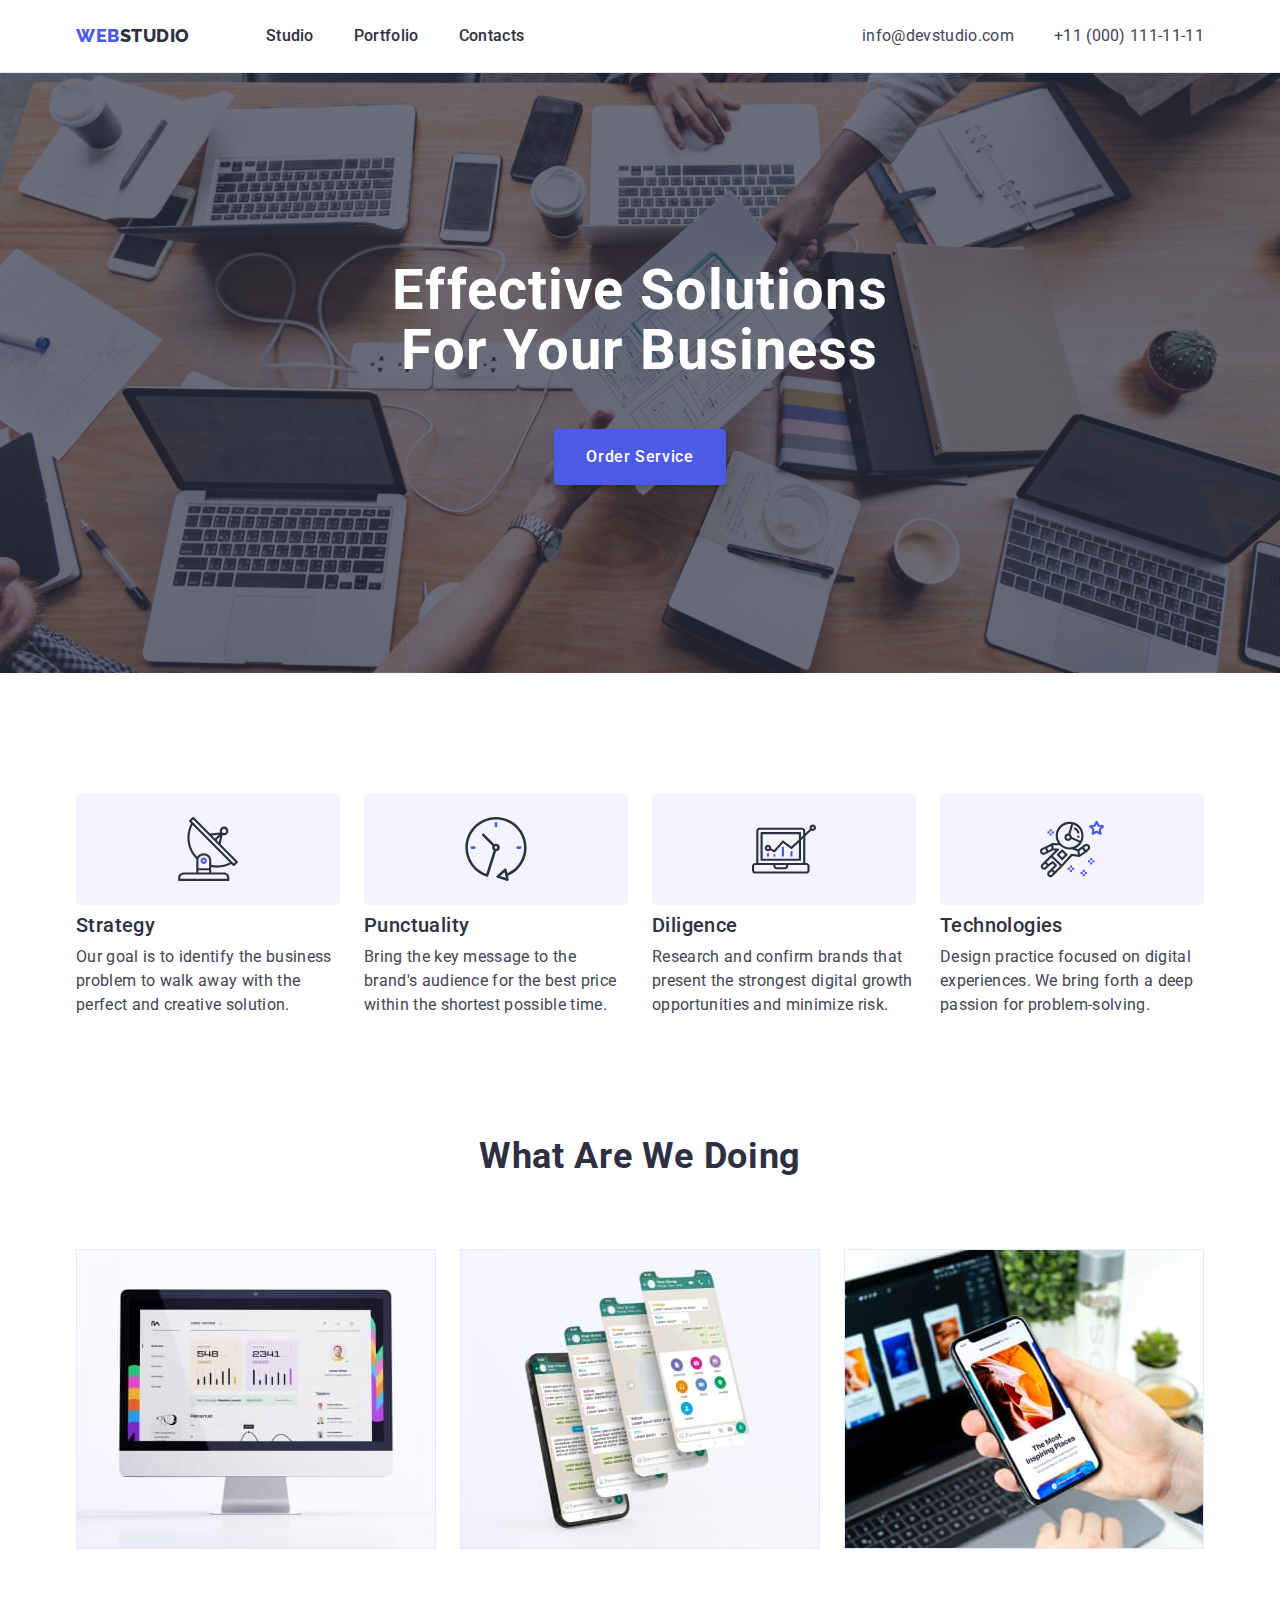
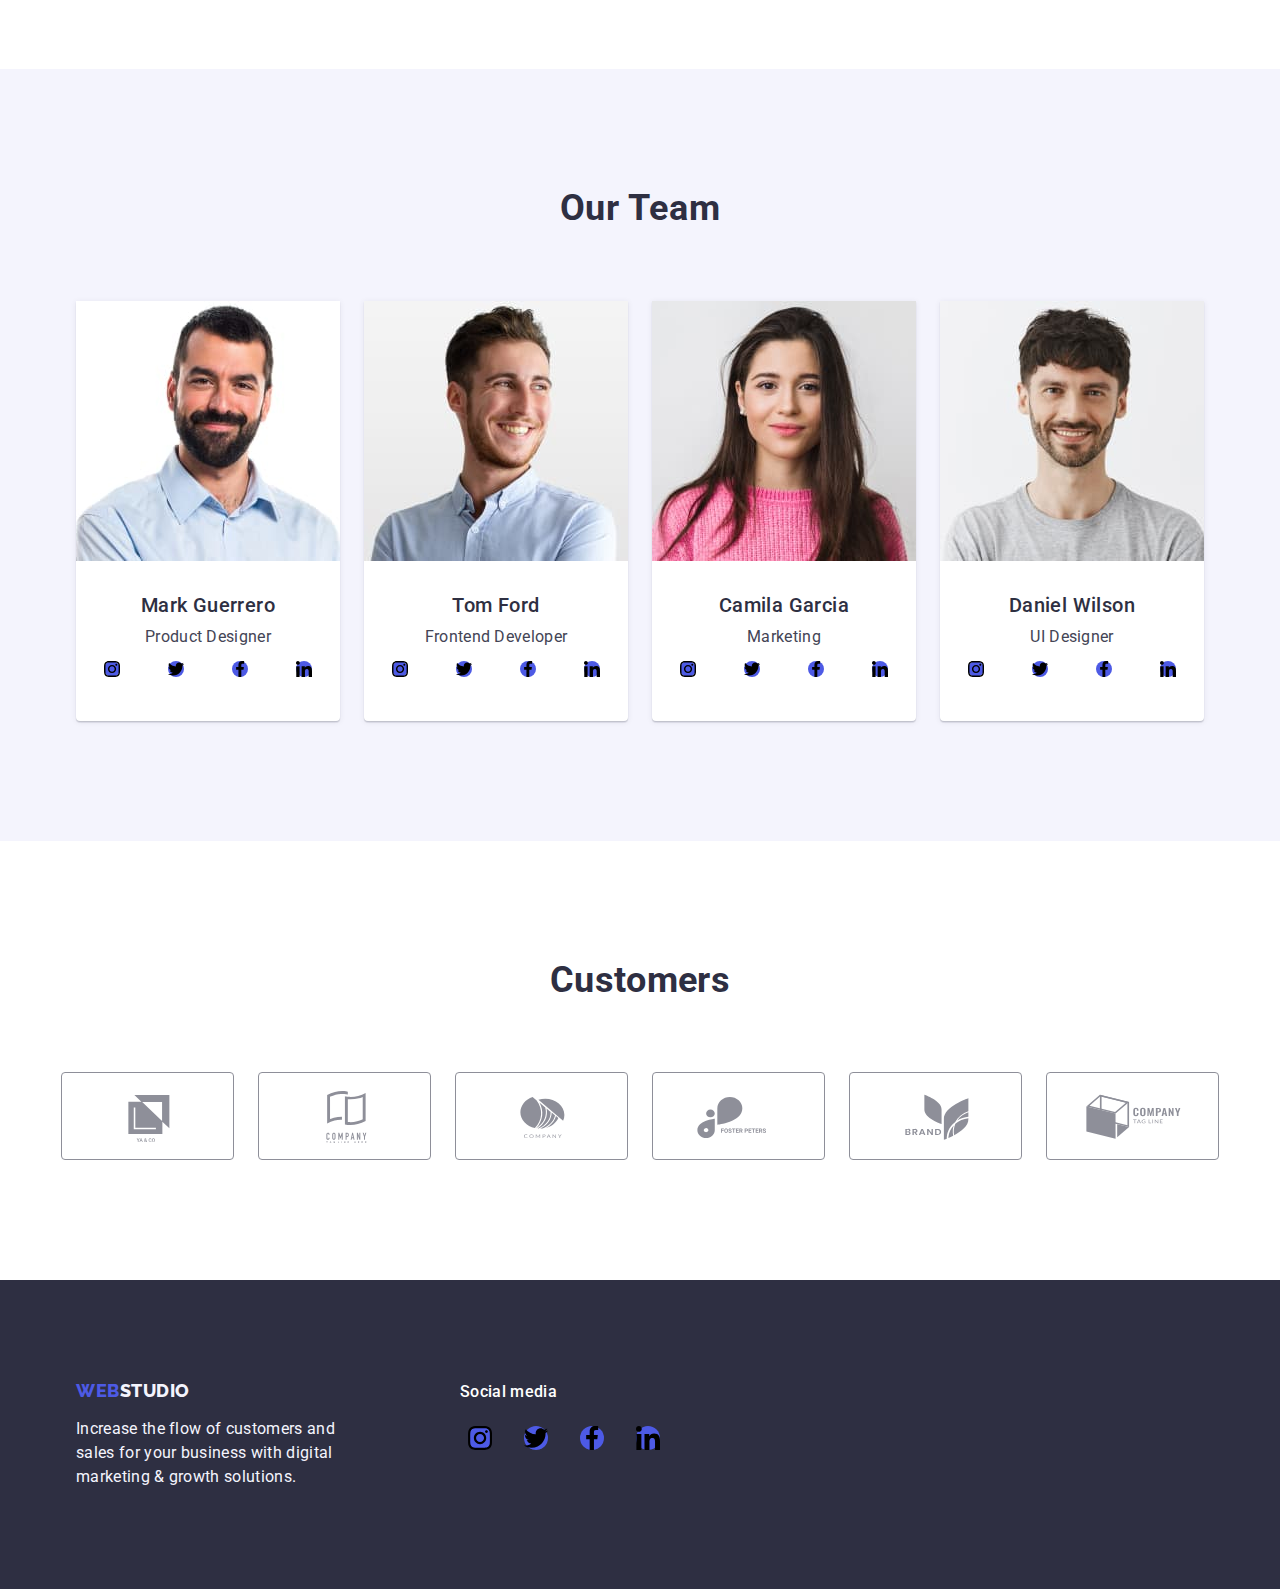
<file: index.html>
<!DOCTYPE html>
<html lang="en">
  <head>
    <meta charset="UTF-8" />
    <meta http-equiv="X-UA-Compatible" content="IE=edge" />
    <meta name="viewport" content="width=device-width, initial-scale=1.0" />
    <title>Web Studio</title>
    <link rel="preconnect" href="https://fonts.googleapis.com" />
    <link rel="preconnect" href="https://fonts.gstatic.com" crossorigin />
    <link
      href="https://fonts.googleapis.com/css2?family=Raleway:wght@800&family=Roboto:wght@400;500;700;900&display=swap"
      rel="stylesheet"
    />
    <link
      rel="stylesheet"
      href="https://cdn.jsdelivr.net/npm/modern-normalize@1.1.0/modern-normalize.min.css"
    />
    <link rel="stylesheet" href="./css/styles.css" />
  </head>

  <!-- Body -->
  <body>
    <!-- Header -->
    <header class="page-header">
      <div class="container header-container">
        <!-- Nav -->
        <nav class="menu">
          <a class="logo link" href="./index.html"
            >Web<span class="studio-dark-text">Studio</span></a
          >
          <ul class="list nav-list">
            <li class="item nav-item">
              <a class="nav-link link" href="./index.html">Studio</a>
            </li>
            <li class="item nav-item">
              <a class="nav-link link" href="./portfolio.html">Portfolio</a>
            </li>
            <li class="item nav-item">
              <a class="nav-link link" href="">Contacts</a>
            </li>
          </ul>
        </nav>

        <!-- Address -->
        <address class="contacts">
          <ul class="list contacts-list">
            <li>
              <a
                class="link contacts-link mail"
                href="mailto:info@devstudio.com"
                >info@devstudio.com</a
              >
            </li>
            <li>
              <a class="link contacts-link tel" href="tel:+110001111111"
                >+11 (000) 111-11-11</a
              >
            </li>
          </ul>
        </address>
      </div>
    </header>

    <!-- Main -->
    <main>
      <!-- Hero section -->
      <section class="hero-section">
        <div class="container hero-container">
          <h1 class="title hero-title">
            Effective Solutions for Your Business
          </h1>
          <button class="hero-btn btn" type="button">Order Service</button>
        </div>
      </section>

      <!-- About section -->
      <section class="about-section">
        <div class="about-container container">
          <h2 hidden class="title about-title">About</h2>
          <ul class="list about-list">
            <li class="item about-item">
              <div class="thumb thumb-about">
                <svg class="icon" width="64" height="64">
                  <use href="./images/icon.svg#antenna"></use>
                </svg>
              </div>
              <h3 class="about-subtitle subtitle">Strategy</h3>
              <p class="text about-text">
                Our goal is to identify the business problem to walk away with
                the perfect and creative solution.
              </p>
            </li>
            <li class="item about-item">
              <div class="thumb thumb-about">
                <svg class="icon" width="64" height="64">
                  <use href="./images/icon.svg#clock"></use>
                </svg>
              </div>
              <h3 class="about-subtitle subtitle">Punctuality</h3>
              <p class="text about-text">
                Bring the key message to the brand's audience for the best price
                within the shortest possible time.
              </p>
            </li>
            <li class="item about-item">
              <div class="thumb thumb-about">
                <svg class="icon" width="64" height="64">
                  <use href="./images/icon.svg#diagram"></use>
                </svg>
              </div>
              <h3 class="about-subtitle subtitle">Diligence</h3>
              <p class="text about-text">
                Research and confirm brands that present the strongest digital
                growth opportunities and minimize risk.
              </p>
            </li>
            <li class="item about-item">
              <div class="thumb thumb-about">
                <svg class="icon" width="64" height="64">
                  <use href="./images/icon.svg#astronaut"></use>
                </svg>
              </div>
              <h3 class="about-subtitle subtitle">Technologies</h3>
              <p class="text about-text">
                Design practice focused on digital experiences. We bring forth a
                deep passion for problem-solving.
              </p>
            </li>
          </ul>
        </div>
      </section>

      <!-- What are we doing section -->
      <section class="projects-section">
        <div class="projects-container container">
          <h2 class="title projects-title">What are we doing</h2>
          <ul class="list projects-list">
            <li class="item projects-item">
              <img
                src="./images/what-are-we-doing/img-1.jpg"
                alt="our 1st application"
                width="360"
                height="300"
                class="img projects-img"
              />
            </li>
            <li class="item projects-item">
              <img
                src="./images/what-are-we-doing/img-2.jpg"
                alt="our 2nd application"
                width="360"
                height="300"
                class="img projects-img"
              />
            </li>
            <li class="item projects-item">
              <img
                src="./images/what-are-we-doing/img-3.jpg"
                alt="our 3rd application"
                width="360"
                height="300"
                class="img projects-img"
              />
            </li>
          </ul>
        </div>
      </section>

      <!-- Our team section -->
      <section class="team-section">
        <div class="team-container container">
          <h2 class="title team-title">Our Team</h2>
          <ul class="list team-list">
            <li class="item team-item">
              <img
                src="./images/our-team/mark-guerrero.jpg"
                alt="our employee Mark Guerrero"
                width="264"
                height="260"
                class="img team-img"
              />
              <div class="team-subtitle-container">
                <h3 class="subtitle team-subtitle">Mark Guerrero</h3>
                <p class="text text-team">Product Designer</p>
                <ul class="list media-list">
                  <li class="item item-media">
                    <a href="#" class="link media-links">
                      <svg class="icon media-icons" width="16" height="16">
                        <use href="./images/icon.svg#instagram"></use>
                      </svg>
                    </a>
                  </li>
                  <li class="item item-media">
                    <a href="" class="link media-links">
                      <svg class="icon media-icons" width="16" height="16">
                        <use href="./images/icon.svg#twitter"></use>
                      </svg>
                    </a>
                  </li>
                  <li class="item item-media">
                    <a href="" class="link media-links">
                      <svg class="icon media-icons" width="16" height="16">
                        <use href="./images/icon.svg#facebook"></use>
                      </svg>
                    </a>
                  </li>
                  <li class="item item-media">
                    <a href="" class="link media-links">
                      <svg class="icon media-icons" width="16" height="16">
                        <use href="./images/icon.svg#linkedin"></use>
                      </svg>
                    </a>
                  </li>
                </ul>
              </div>
            </li>
            <li class="item team-item">
              <img
                src="./images/our-team/tom-ford.jpg"
                alt="our employee Tom Ford"
                width="264"
                height="260"
                class="img team-img"
              />
              <div class="team-subtitle-container">
                <h3 class="subtitle team-subtitle">Tom Ford</h3>
                <p class="text text-team">Frontend Developer</p>
                <ul class="list media-list">
                  <li class="item item-media">
                    <a href="#" class="link media-links">
                      <svg class="icon media-icons" width="16" height="16">
                        <use href="./images/icon.svg#instagram"></use>
                      </svg>
                    </a>
                  </li>
                  <li class="item item-media">
                    <a href="" class="link media-links">
                      <svg class="icon media-icons" width="16" height="16">
                        <use href="./images/icon.svg#twitter"></use>
                      </svg>
                    </a>
                  </li>
                  <li class="item item-media">
                    <a href="" class="link media-links">
                      <svg class="icon media-icons" width="16" height="16">
                        <use href="./images/icon.svg#facebook"></use>
                      </svg>
                    </a>
                  </li>
                  <li class="item item-media">
                    <a href="" class="link media-links">
                      <svg class="icon media-icons" width="16" height="16">
                        <use href="./images/icon.svg#linkedin"></use>
                      </svg>
                    </a>
                  </li>
                </ul>
              </div>
            </li>
            <li class="item team-item">
              <img
                src="./images/our-team/camila-garcia.jpg"
                alt="our employee Camila Garcia"
                width="264"
                height="260"
                class="img team-img"
              />
              <div class="team-subtitle-container">
                <h3 class="subtitle team-subtitle">Camila Garcia</h3>
                <p class="text text-team">Marketing</p>
                <ul class="list media-list">
                  <li class="item item-media">
                    <a href="#" class="link media-links">
                      <svg class="icon media-icons" width="16" height="16">
                        <use href="./images/icon.svg#instagram"></use>
                      </svg>
                    </a>
                  </li>
                  <li class="item item-media">
                    <a href="" class="link media-links">
                      <svg class="icon media-icons" width="16" height="16">
                        <use href="./images/icon.svg#twitter"></use>
                      </svg>
                    </a>
                  </li>
                  <li class="item item-media">
                    <a href="" class="link media-links">
                      <svg class="icon media-icons" width="16" height="16">
                        <use href="./images/icon.svg#facebook"></use>
                      </svg>
                    </a>
                  </li>
                  <li class="item item-media">
                    <a href="" class="link media-links">
                      <svg class="icon media-icons" width="16" height="16">
                        <use href="./images/icon.svg#linkedin"></use>
                      </svg>
                    </a>
                  </li>
                </ul>
              </div>
            </li>
            <li class="item team-item">
              <img
                src="./images/our-team/daniel-wilson.jpg"
                alt="our employee Daniel Wilson"
                width="264"
                height="260"
                class="img team-img"
              />
              <div class="team-subtitle-container">
                <h3 class="subtitle team-subtitle">Daniel Wilson</h3>
                <p class="text text-team">UI Designer</p>
                <ul class="list media-list">
                  <li class="item item-media">
                    <a href="#" class="link media-links">
                      <svg class="icon media-icons" width="16" height="16">
                        <use href="./images/icon.svg#instagram"></use>
                      </svg>
                    </a>
                  </li>
                  <li class="item item-media">
                    <a href="" class="link media-links">
                      <svg class="icon media-icons" width="16" height="16">
                        <use href="./images/icon.svg#twitter"></use>
                      </svg>
                    </a>
                  </li>
                  <li class="item item-media">
                    <a href="" class="link media-links">
                      <svg class="icon media-icons" width="16" height="16">
                        <use href="./images/icon.svg#facebook"></use>
                      </svg>
                    </a>
                  </li>
                  <li class="item item-media">
                    <a href="" class="link media-links">
                      <svg class="icon media-icons" width="16" height="16">
                        <use href="./images/icon.svg#linkedin"></use>
                      </svg>
                    </a>
                  </li>
                </ul>
              </div>
            </li>
          </ul>
        </div>
      </section>

      <!-- customers -->
      <section class="section customers-section">
        <div class="container customers-container">
          <h2 class="item customers-title">Customers</h2>
          <ul class="list customers-list">
            <li class="item customers-item">
              <a href="#" class="link customers-link">
                <svg class="icon customers-icon" width="104" height="56">
                  <use href="./images/icon.svg#clients-1"></use>
                </svg>
              </a>
            </li>
            <li class="item customers-item">
              <a href="#" class="link customers-link">
                <svg class="icon customers-icon" width="104" height="56">
                  <use href="./images/icon.svg#clients-2"></use>
                </svg>
              </a>
            </li>
            <li class="item customers-item">
              <a href="#" class="link customers-link">
                <svg class="icon customers-icon" width="104" height="56">
                  <use href="./images/icon.svg#clients-3"></use>
                </svg>
              </a>
            </li>
            <li class="item customers-item">
              <a href="#" class="link customers-link">
                <svg class="icon customers-icon" width="104" height="56">
                  <use href="./images/icon.svg#clients-4"></use>
                </svg>
              </a>
            </li>
            <li class="item customers-item">
              <a href="#" class="link customers-link">
                <svg class="icon customers-icon" width="104" height="56">
                  <use href="./images/icon.svg#clients-5"></use>
                </svg>
              </a>
            </li>
            <li class="item customers-item">
              <a href="#" class="link customers-link">
                <svg class="icon customers-icon" width="104" height="56">
                  <use href="./images/icon.svg#clients-6"></use>
                </svg>
              </a>
            </li>
          </ul>
        </div>
      </section>
    </main>

    <!-- Footer -->
    <footer class="footer">
      <div class="container footer-container">
        <div class="left-footer-container">
          <a class="link logo" href="./index.html"
            >Web<span class="studio-white-text">Studio</span></a
          >
          <p class="text footer-text">
            Increase the flow of customers and sales for your business with
            digital marketing & growth solutions.
          </p>
        </div>

        <div class="right-footer-conatiner">
          <p class="tetx footer-media-text">Social media</p>
          <ul class="list media-list">
            <li class="item item-media">
              <a href="" class="link media-links footer-media-links">
                <svg class="icon media-icons" width="24" height="24">
                  <use href="./images/icon.svg#instagram"></use>
                </svg>
              </a>
            </li>
            <li class="item item-media">
              <a href="" class="link media-links footer-media-links">
                <svg class="icon media-icons" width="24" height="24">
                  <use href="./images/icon.svg#twitter"></use>
                </svg>
              </a>
            </li>
            <li class="item item-media">
              <a href="" class="link media-links footer-media-links">
                <svg class="icon media-icons" width="24" height="24">
                  <use href="./images/icon.svg#facebook"></use>
                </svg>
              </a>
            </li>
            <li class="item item-media">
              <a href="" class="link media-links footer-media-links">
                <svg class="icon media-icons" width="24" height="24">
                  <use href="./images/icon.svg#linkedin"></use>
                </svg>
              </a>
            </li>
          </ul>
        </div>
      </div>
    </footer>
  </body>
</html>
</file>
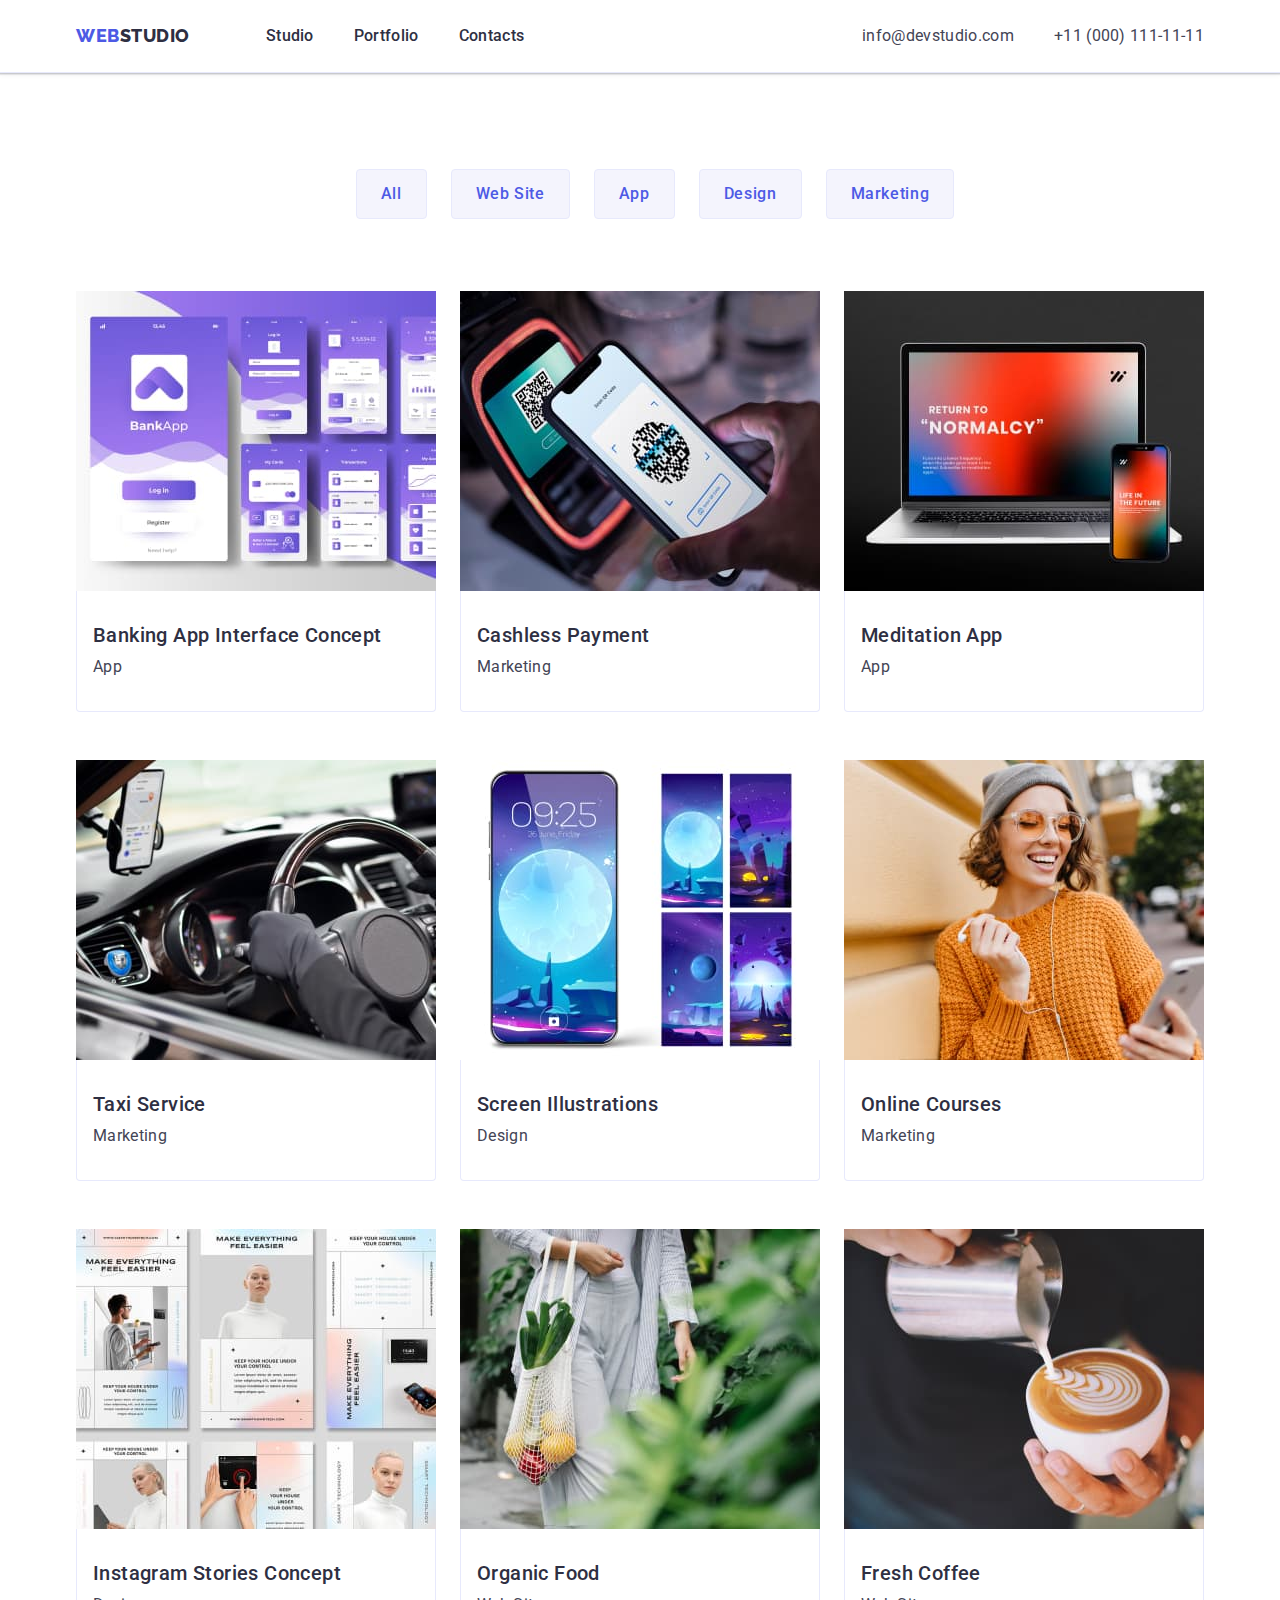
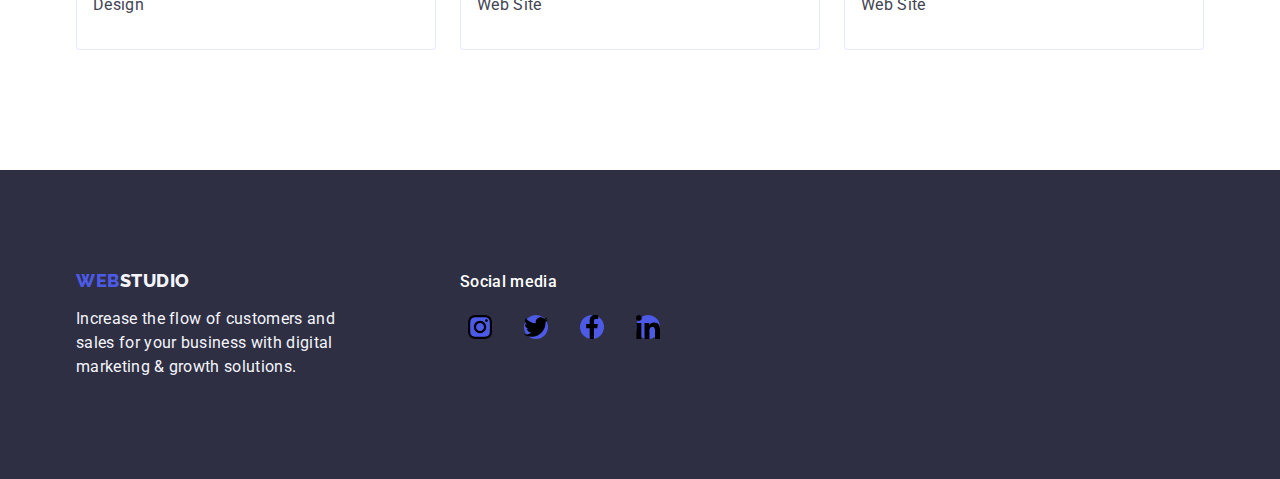
<file: portfolio.html>
<!DOCTYPE html>
<html lang="en">
  <head>
    <meta charset="UTF-8" />
    <meta http-equiv="X-UA-Compatible" content="IE=edge" />
    <meta name="viewport" content="width=device-width, initial-scale=1.0" />
    <title>Portfolio</title>
    <link rel="preconnect" href="https://fonts.googleapis.com" />
    <link rel="preconnect" href="https://fonts.gstatic.com" crossorigin />
    <link
      href="https://fonts.googleapis.com/css2?family=Raleway:wght@800&family=Roboto:wght@400;500;700;900&display=swap"
      rel="stylesheet"
    />
    <link
      rel="stylesheet"
      href="https://cdn.jsdelivr.net/npm/modern-normalize@1.1.0/modern-normalize.min.css"
    />
    <link rel="stylesheet" href="./css/styles.css" />
  </head>
  <body>
    <!-- Header -->
    <header class="page-header">
      <div class="container header-container">
        <!-- Nav -->
        <nav class="menu">
          <a class="logo link" href="./index.html"
            >Web<span class="studio-dark-text">Studio</span></a
          >
          <ul class="list nav-list">
            <li class="item nav-item">
              <a class="nav-link link" href="./index.html">Studio</a>
            </li>
            <li class="item nav-item">
              <a class="nav-link link" href="./portfolio.html">Portfolio</a>
            </li>
            <li class="item nav-item">
              <a class="nav-link link" href="">Contacts</a>
            </li>
          </ul>
        </nav>

        <!-- Address -->
        <address class="contacts">
          <ul class="list contacts-list">
            <li>
              <a
                class="link contacts-link mail"
                href="mailto:info@devstudio.com"
                >info@devstudio.com</a
              >
            </li>
            <li>
              <a class="link contacts-link tel" href="tel:+110001111111"
                >+11 (000) 111-11-11</a
              >
            </li>
          </ul>
        </address>
      </div>
    </header>

    <!-- Main -->
    <main>
      <section class="portfolio-section">
        <div class="container portfolio-container">
          <h1 hidden>Portfolio</h1>
          <!-- Фильтр -->
          <ul class="list filter-list container">
            <li class="item flter-item">
              <button class="btn filter-btn" type="button">All</button>
            </li>
            <li class="item flter-item">
              <button class="btn filter-btn" type="button">Web Site</button>
            </li>
            <li class="item flter-item">
              <button class="btn filter-btn" type="button">App</button>
            </li>
            <li class="item flter-item">
              <button class="btn filter-btn" type="button">Design</button>
            </li>
            <li class="item flter-item">
              <button class="btn filter-btn" type="button">Marketing</button>
            </li>
          </ul>

          <!-- Перечень продуктов -->
          <ul class="list portfolio-list">
            <li class="item card-item">
              <a href="" class="link">
                <img
                  class="img porfolio-img"
                  src="./images/portfolio/banking-app-interface-concept.jpg"
                  alt="banking app"
                  width="360"
                  height="300"
                />
                <div class="text-container">
                  <h2 class="title porjects-title-portfolio">
                    Banking App Interface Concept
                  </h2>
                  <p class="text type-project">App</p>
                </div>
              </a>
            </li>
            <li class="item card-item">
              <a href="" class="link"
                ><img
                  class="img porfolio-img"
                  src="./images/portfolio/cashless-payment.jpg"
                  alt="cashless payment"
                  width="360"
                  height="300"
                />
                <div class="text-container">
                  <h2 class="title porjects-title-portfolio">
                    Cashless Payment
                  </h2>
                  <p class="text type-project">Marketing</p>
                </div>
              </a>
            </li>
            <li class="item card-item">
              <a href="" class="link"
                ><img
                  class="img porfolio-img"
                  src="./images/portfolio/meditation-app.jpg"
                  alt="meditation app"
                  width="360"
                  height="300"
                />
                <div class="text-container">
                  <h2 class="title porjects-title-portfolio">Meditation App</h2>
                  <p class="text type-project">App</p>
                </div>
              </a>
            </li>
            <li class="item card-item">
              <a href="" class="link"
                ><img
                  class="img porfolio-img"
                  src="./images/portfolio/taxi-service.jpg"
                  alt="taxi service"
                  width="360"
                  height="300"
                />
                <div class="text-container">
                  <h2 class="title porjects-title-portfolio">Taxi Service</h2>
                  <p class="text type-project">Marketing</p>
                </div>
              </a>
            </li>
            <li class="item card-item">
              <a href="" class="link"
                ><img
                  class="img porfolio-img"
                  src="./images/portfolio/screen-illustrations.jpg"
                  alt="screen illustrations"
                  width="360"
                  height="300"
                />
                <div class="text-container">
                  <h2 class="title porjects-title-portfolio">
                    Screen Illustrations
                  </h2>
                  <p class="text type-project">Design</p>
                </div>
              </a>
            </li>
            <li class="item card-item">
              <a href="" class="link"
                ><img
                  class="img porfolio-img"
                  src="./images/portfolio/online-courses.jpg"
                  alt="online courses"
                  width="360"
                  height="300"
                />
                <div class="text-container">
                  <h2 class="title porjects-title-portfolio">Online Courses</h2>
                  <p class="text type-project">Marketing</p>
                </div>
              </a>
            </li>
            <li class="item card-item">
              <a href="" class="link"
                ><img
                  class="img porfolio-img"
                  src="./images/portfolio/instagram-stories-concept.jpg"
                  alt="instagram stories concept"
                  width="360"
                  height="300"
                />
                <div class="text-container">
                  <h2 class="title porjects-title-portfolio">
                    Instagram Stories Concept
                  </h2>
                  <p class="text type-project">Design</p>
                </div>
              </a>
            </li>
            <li class="item card-item">
              <a href="" class="link"
                ><img
                  class="img porfolio-img"
                  src="./images/portfolio/organic-food.jpg"
                  alt="organic food"
                  width="360"
                  height="300"
                />
                <div class="text-container">
                  <h2 class="title porjects-title-portfolio">Organic Food</h2>
                  <p class="text type-project">Web Site</p>
                </div>
              </a>
            </li>
            <li class="item card-item">
              <a href="" class="link"
                ><img
                  class="img porfolio-img"
                  src="./images/portfolio/fresh-coffee.jpg"
                  alt="fresh coffee"
                  width="360"
                  height="300"
                />
                <div class="text-container">
                  <h2 class="title porjects-title-portfolio">Fresh Coffee</h2>
                  <p class="text type-project">Web Site</p>
                </div>
              </a>
            </li>
          </ul>
        </div>
      </section>
    </main>

    <!-- Footer -->
    <footer class="footer">
      <div class="container footer-container">
        <div class="left-footer-container">
          <a class="link logo" href="./index.html"
            >Web<span class="studio-white-text">Studio</span></a
          >
          <p class="text footer-text">
            Increase the flow of customers and sales for your business with
            digital marketing & growth solutions.
          </p>
        </div>

        <div class="right-footer-conatiner">
          <p class="tetx footer-media-text">Social media</p>
          <ul class="list media-list">
            <li class="item item-media">
              <a href="" class="link media-links footer-media-links">
                <svg class="icon media-icons" width="24" height="24">
                  <use href="./images/icon.svg#instagram"></use>
                </svg>
              </a>
            </li>
            <li class="item item-media">
              <a href="" class="link media-links footer-media-links">
                <svg class="icon media-icons" width="24" height="24">
                  <use href="./images/icon.svg#twitter"></use>
                </svg>
              </a>
            </li>
            <li class="item item-media">
              <a href="" class="link media-links footer-media-links">
                <svg class="icon media-icons" width="24" height="24">
                  <use href="./images/icon.svg#facebook"></use>
                </svg>
              </a>
            </li>
            <li class="item item-media">
              <a href="" class="link media-links footer-media-links">
                <svg class="icon media-icons" width="24" height="24">
                  <use href="./images/icon.svg#linkedin"></use>
                </svg>
              </a>
            </li>
          </ul>
        </div>
      </div>
    </footer>
  </body>
</html>
</file>
<file: css/styles.css>
:root{
--main-text-color:#2E2F42;
--seconfary-text-color:#434455;
--hover-color:#404BBF;
--white-color:#FFFFFF;
--accent-color:#4D5AE5;
--footer-text-color:#F4F4FD;
--border-color-filter:#E7E9FC;
}
/* *{
    outline: 1px solid tomato;
} */
/* СБРОС СТИЛЕЙ */
h1,h2,h3,h4,h5,h6,p{
    margin: 0;
    padding: 0;
}
ul{
    margin: 0;
    padding: 0;
}
/* /СБРОС СТИЛЕЙ */
/* ============BASIC STYLE============ */
body{
    font-family: 'Roboto', sans-serif;
    letter-spacing: 0.02em;
    color: var(--seconfary-text-color);
    background-color: var(--white-color);
}
img{
    display: block;
}
.page-header{
    border-bottom: 1px solid #E7E9FC;
    box-shadow: 0px 2px 1px rgba(46, 47, 66, 0.08),
        0px 1px 1px rgba(46, 47, 66, 0.16),
        0px 1px 6px rgba(46, 47, 66, 0.08);

}
.container{
    width: 1158px;
    margin-left: auto;
    margin-right: auto;
    padding: 120px 15px;
}
.link {
    text-decoration: none;
    font-style: normal;
}

.text {
        font-weight: 400;
        font-size: 16px;
        line-height: 1.5;
        color: var(--seconfary-text-color);
}
.title {
        font-weight: 700;
        font-size: 36px;
        line-height: 1.11;
        text-transform: capitalize;
        color: var(--main-text-color);
}
.list {
    list-style: none;
}
.subtitle{
      font-weight: 500;
        font-size: 20px;
        line-height: 1.2;
        color: var(--main-text-color);
        letter-spacing: 0.02em;
}
.btn {
    cursor: pointer;
    font-family: inherit;
    border: none;
}
/* 
=
============INDEX.HTML============
= 
*/
/* ============HEADER============ */
.menu{
    display: flex;
    align-items: center;

}
.logo {
    font-family: 'Raleway', sans-serif;
        font-weight: 800;
        font-size: 18px;
        line-height: 1.17;
        letter-spacing: 0.03em;
        text-transform: uppercase;
        color: var(--accent-color);
        display: block;
        padding: 24px 0;
        margin-right: 76px;
}

.header-container{
    display: flex;
    justify-content: space-between;
        align-items: center;
        padding: 0 15px;
}
.contacts-link{
        font-weight: 400;
        font-size: 16px;
        line-height: 1.5;
        color: var(--seconfary-text-color);
        font-style: normal;
        display: block;
        padding: 24px 0;
}

.contacts-link:hover,
.contacts-link:focus{
    color: var(--hover-color);
}
.nav-list{
    display: flex;
    gap: 40px;
    justify-content: space-between;
}
.nav-link:hover,
.nav-link:focus{
    color: var(--hover-color);
}
.studio-dark-text{
    color: var(--main-text-color);
}
.nav-link {
        font-weight: 500;
        font-size: 16px;
        line-height: 1.5;
        color: var(--main-text-color);
        display: block;
        padding: 24px 0;
}
.contacts{
    font-style: normal;
}
.contacts-list{
    display: flex;
    gap: 40px;
}
/* ============/HEADER============ */
/* ============HERO============ */
.hero-section {
    margin: 0 auto;
    background-image: linear-gradient(rgba(46, 47, 66, 0.7), rgba(46, 47, 66, 0.7)), url(../images/bg-hero.jpg);
    background-repeat: no-repeat;
    background-size: cover;
    background-position: center center;
    max-width: 1440px;
    padding: 188px 0;
}
 .hero-container{
    text-align: center;
    padding: 0;

 }

.hero-title {
        font-weight: 700;
        font-size: 56px;
        line-height: 1.07;
        color: var(--white-color);
        text-align: center;
        letter-spacing: inherit;
        letter-spacing: 0.02em;
        max-width: 496px;
        margin-left: auto;
        margin-right: auto;
        margin-bottom: 48px;

}

.hero-btn {
    display: block;
    min-width: 169px;
    margin-left: auto;
    margin-right: auto;
        font-weight: 500;
        font-size: 16px;
        line-height: 1.5;
        letter-spacing: 0.04em;
    
        color:var(--white-color);
        background: var(--accent-color);
        box-shadow: 0px 4px 4px rgba(0, 0, 0, 0.15);
        border-radius: 4px;
        padding: 16px 32px;

}
.hero-btn:hover,
.hero-btn:focus{
    background-color: var(--hover-color);
}
/* ============/HERO============ */
/* ============ABOUT============ */
.about-section{
    padding: 120px 0;
}
.about-container{
    padding: 0 15px;
}
.about-list{
    display: flex;
    justify-content: space-between;
    gap: 24px;
}
.about-title{
    text-align: center;
    letter-spacing: 0.02em;
}
.about-subtitle{
    margin-bottom: 8px;
}
.about-item{
    width: 264px;
}
.thumb-about{
    padding: 24px 100px;
    background-color: #F4F4FD;
    border-radius: 4px;
    margin-bottom: 8px;
    display: flex;
    justify-content: center;
    align-items: center;
    height: 112px;
}
/* ============/ABOUT============ */
/* ============PROJECTS============ */
.projects-section{
    padding-bottom: 120px;
}
.projects-container{
    padding: 0 15px;
}
.projects-title{
    text-align: center;
    letter-spacing: 0.02em;
    margin-bottom: 72px;
}

.projects-list{
    display: flex;
    gap: 24px;
}
/* ============/PROJECTS============ */
/* ============TEAM============ */
.team-list{
    display: flex;
    justify-content: space-between;
    gap: 24px;
}
.team-section {
    background-color: var(--footer-text-color);
    padding: 120px 0;
}
.team-container{
    padding: 0 15px;
}
.team-title{
    margin-bottom: 72px;
}
.team-title,
.team-subtitle{
    text-align: center;
    letter-spacing: 0.02em;
}
.team-subtitle{
    margin-bottom: 8px;
}
.team-item{
    background-color: var(--white-color);
    width: 264px;
    box-shadow: 0px 1px 6px rgba(46, 47, 66, 0.08), 0px 1px 1px rgba(46, 47, 66, 0.16), 0px 2px 1px rgba(46, 47, 66, 0.08);
        border-radius: 0px 0px 4px 4px;
}
.team-subtitle-container{
    padding: 32px 16px 0 16px;
    text-align: center;
    border-radius: 0px 0px 4px 4px;

}
.media-links{
    width: 100%;
    height: 100%;
    display: block;
    background-color: var(--accent-color);
    border-radius: 50%;
    display: flex;
    justify-content: center;
    align-items: center;

}
.media-links:hover,
.media-links:focus{
    color: var(--hover-color) ;
}
.media-list{
    display: flex;
    justify-content: center;
    gap: 24px;
    margin: 0 16px 32px 16px;
}
.item-media{
     padding: 12px;
}
.media-container{
    padding: 32px 0 32px;
}
/* ============/TEAM============ */

/* ============CUSTOMERS============ */
.customers-section{
    padding: 120px 0;
}
.customers-container{
    padding: 0;
}
.customers-title{
    text-align: center;
    font-size: 36px;
    text-transform: capitalize;
    color: var(--main-text-color);
    margin-bottom: 72px;
    line-height: 1.1;
}
.customers-list{
    display: flex;
    justify-content: center;
    align-items: center;
    gap: 24px;
}
.customers-item{
    width: calc((100% - 120px) / 6);
    height: 88px;
}
.customers-link{
    display: block;
    width: 100%;
    height: 100%;
    padding: 16px 32px;
    border: 1px solid #8E8F99;
    border-radius: 4px;
    display: flex;
    justify-content: center;
    align-items: center;
    color: #8e8f99;
}
.customers-link:hover,
.customers-link:focus{
    border-color: var(--hover-color);
    color: #404bbf;
}
.customers-icon{
    fill: currentColor;
}
/* ============/CUSTOMERS============ */

/* ============FOOTER============ */

.studio-white-text{
    color: #F4F4FD;
}

.footer{
    background-color: var(--main-text-color);
    padding: 100px 0;

}
.footer-container{
    padding: 0 15px;
    display: flex;
    gap: 120px;
    align-items: baseline;
}
.footer-text{
    color: var(--footer-text-color);
    width: 264px;
}
.footer .logo{
    margin: 0 0 16px 0;
    padding: 0;
    display: inline-block;
}
.footer-media-text{
    font-weight: 500;
    color: var(--white-color);
    margin-bottom: 16px;
}
.footer .media-list{
    margin: 0;
    gap: 16px;

}
.footer .item-media{
    padding: 8px;
    width: 40px;
    height: 40px;
}
.footer-media-links{
    width: 100%;
    height: 100%;
}
.footer-media-links:hover,
.footer-media-links:focus{
    background-color: #31d0aa;
}
/* ============/FOOTER============ */


/* 
=
============/INDEX.HTML============
= 
*/




/* 
=
============PORTFOLIO.HTML============
= 
*/
/* FILTER BTN */
.portfolio-section{
    padding: 96px 0 120px;
}
.filter-list{
    display: flex;
    justify-content: center;
    gap: 24px;
    margin-bottom: 72px;
    padding: 0;
    column-gap: 24px;
}

.filter-btn{
        font-weight: 500;
        font-size: 16px;
        line-height: 1.5;
        letter-spacing: 0.04em;
         color: var(--accent-color);
         background-color: var(--footer-text-color);
        border: 1px solid var(--border-color-filter);
         padding: 12px 24px;
        border-radius: 4px;
}
.filter-btn:hover,
.filter-btn:focus{
    color: var(--white-color);
    background-color: var(--hover-color);
    border: 1px solid transparent;
    box-shadow: 0px 3px 1px rgba(0, 0, 0, 0.1),
        0px 2px 1px rgba(0, 0, 0, 0.08),
        0px 2px 2px rgba(0, 0, 0, 0.12);;
}
/* /FILTER BTN */
/* PROJECTS */
.portfolio-container{
    padding: 0 15px;
}
.portfolio-list{
    display: flex;
    justify-content: space-between;
    flex-wrap: wrap;
    row-gap: 48px;
    column-gap: 24px;
    
}
.portfolio-list .link{
    display: block;
}
.portfolio-list .link:hover,
.portfolio-list .link:focus{
    box-shadow: 0px 1px 6px rgba(46, 47, 66, 0.08),
        0px 1px 1px rgba(46, 47, 66, 0.16),
        0px 2px 1px rgba(46, 47, 66, 0.08);;
}
.card-item{
    width: calc((100% - 48px) / 3);
}
.card-item:hover,
.card-item:focus{
    box-shadow: 0px 1px 6px rgba(46, 47, 66, 0.08), 0px 1px 1px rgba(46, 47, 66, 0.16), 0px 2px 1px rgba(46, 47, 66, 0.08);
}
.text-container{
    padding: 32px 16px;
    border-radius: 0px 0px 4px 4px;
        border: 1px solid var(--border-color-filter);
        border-top: none;
}
.porjects-title-portfolio{
    font-weight: 500;
    font-size: 20px;
    line-height: 1.2;
    letter-spacing: 0.02em;
    margin-bottom: 8px;

}
/* /PROJECTS */
</file>
